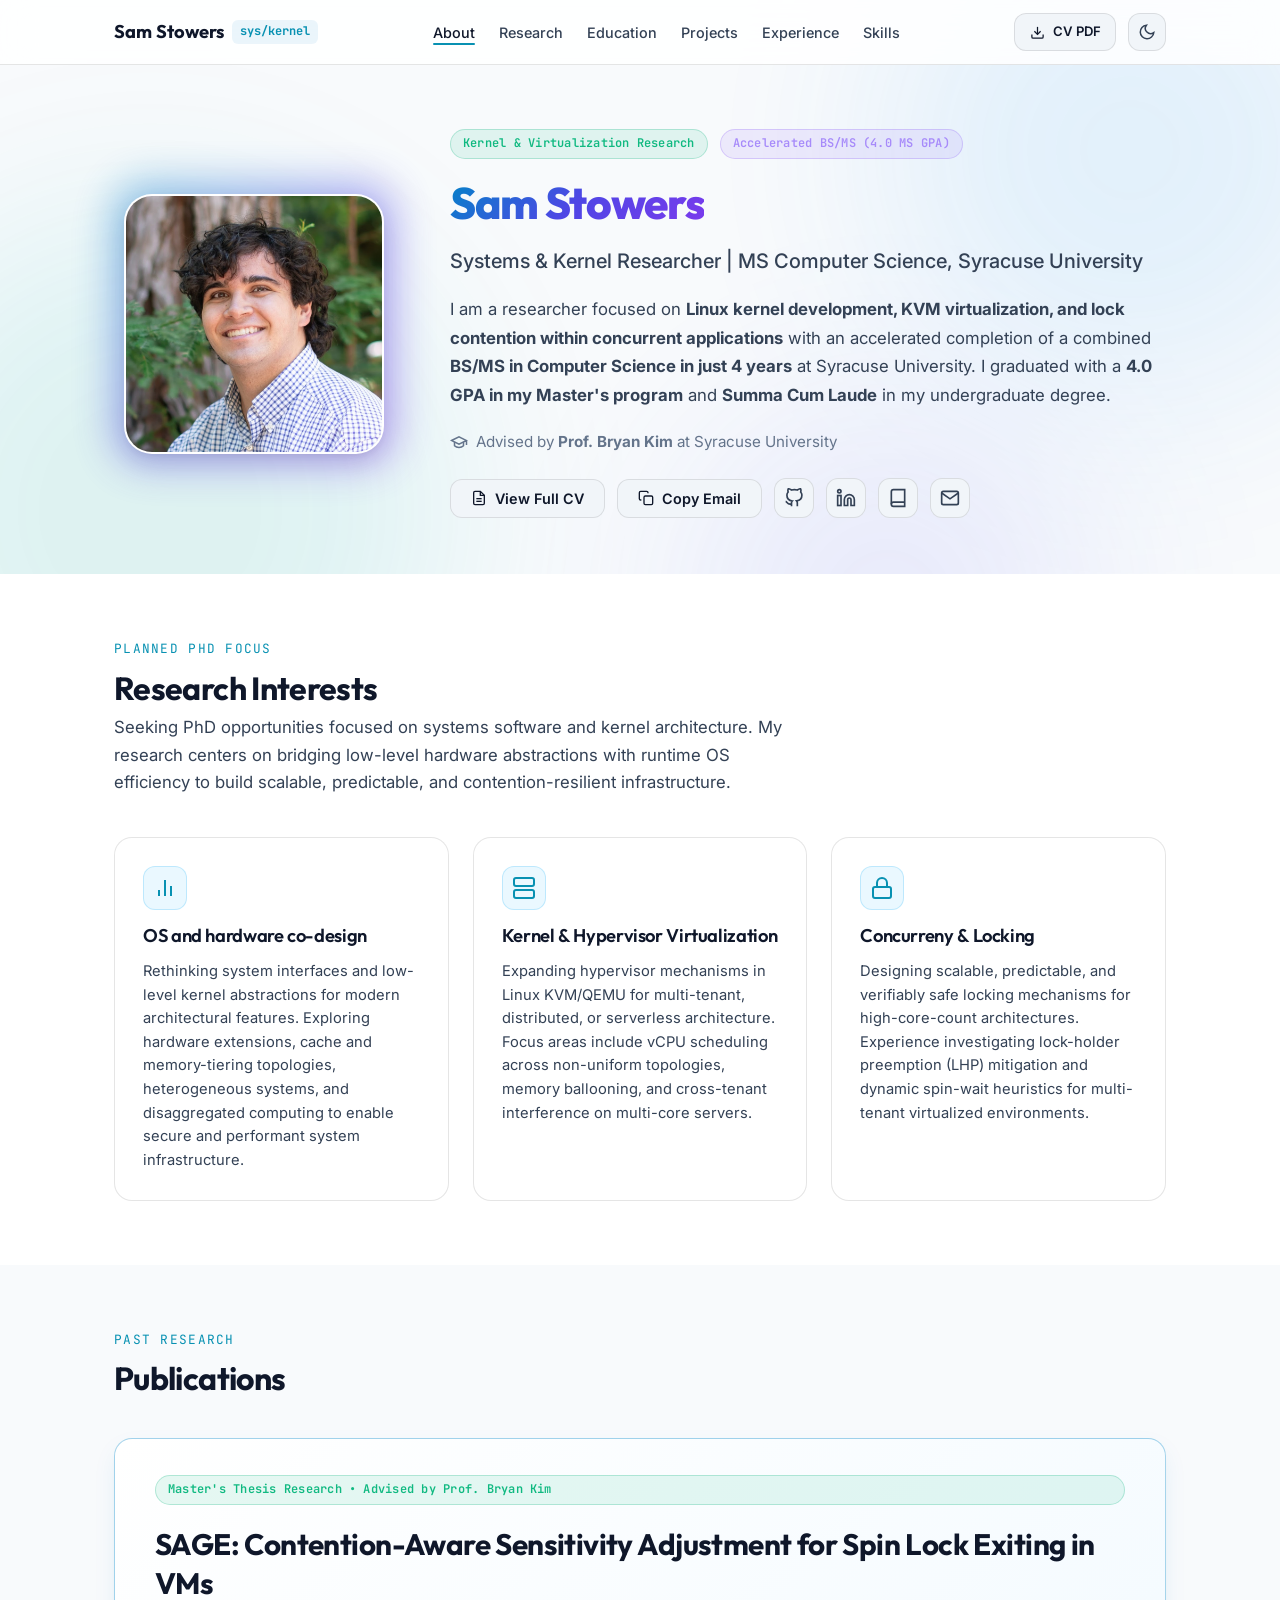
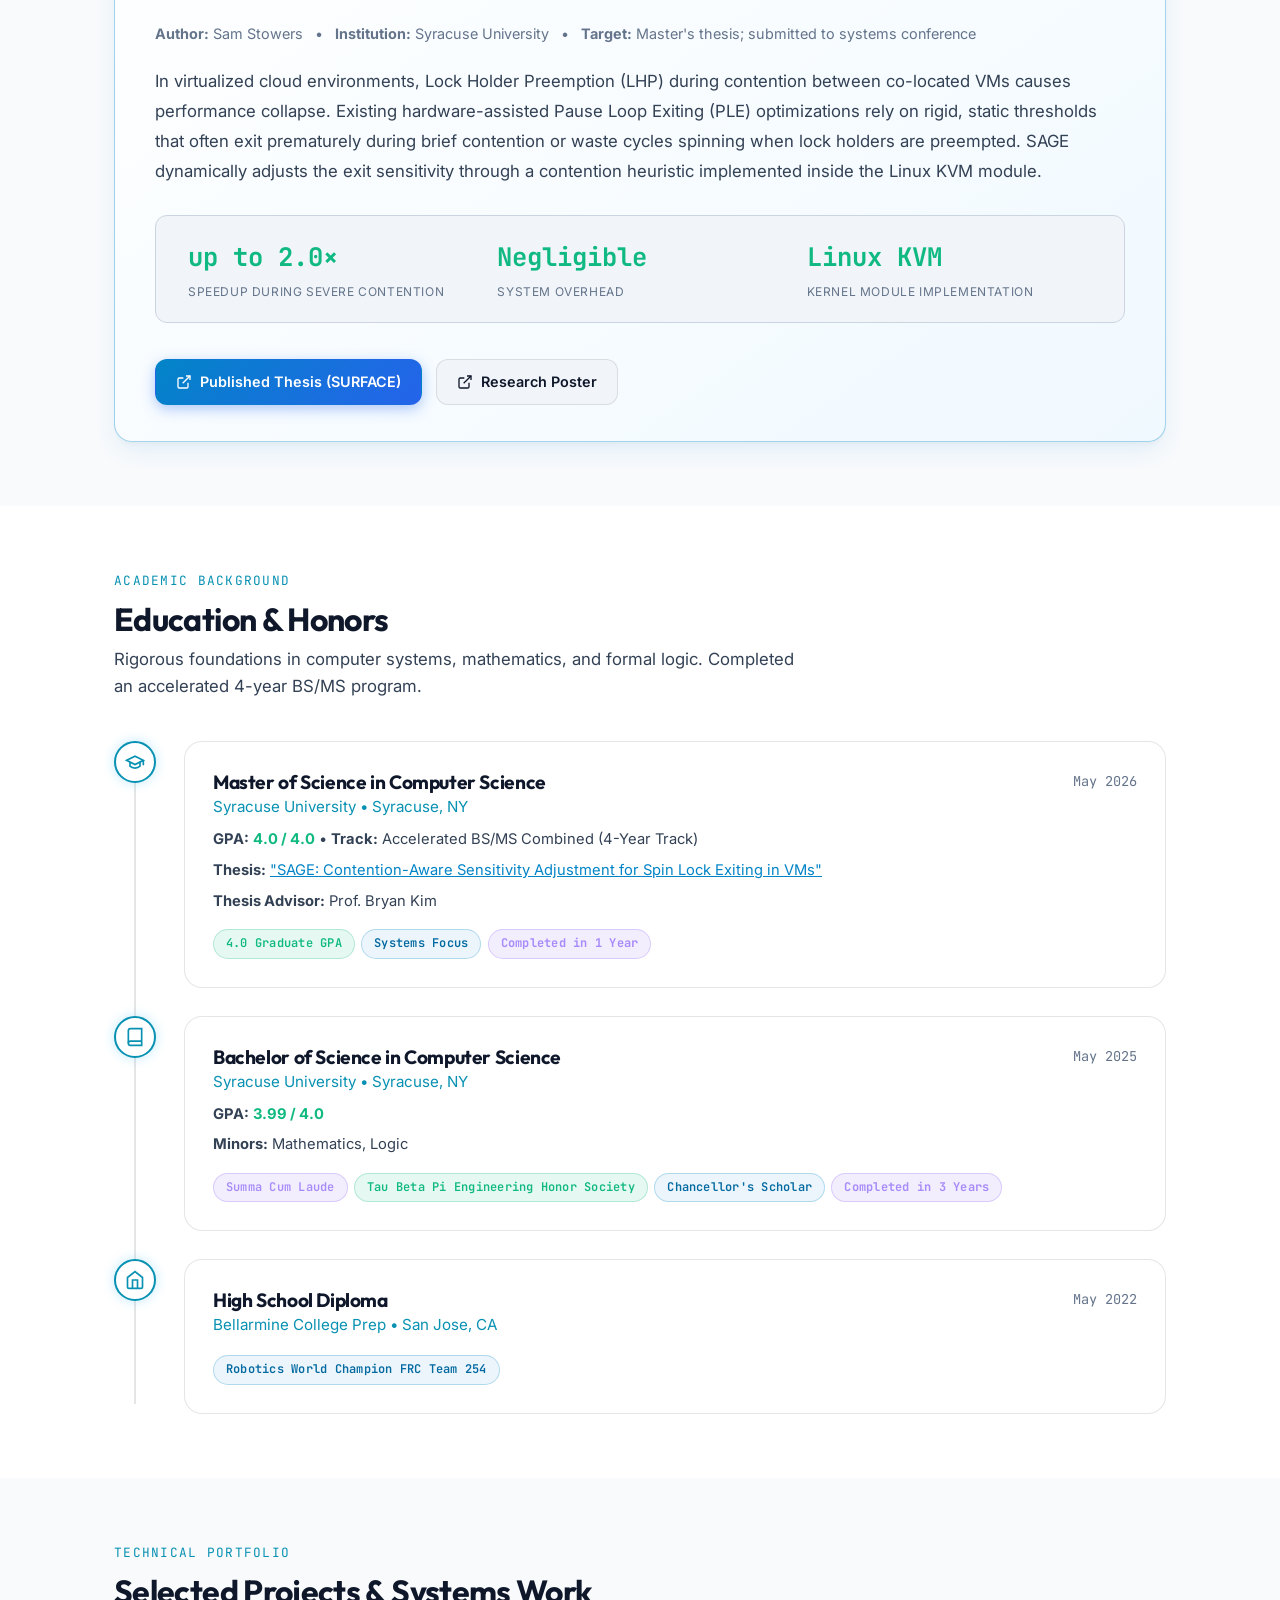
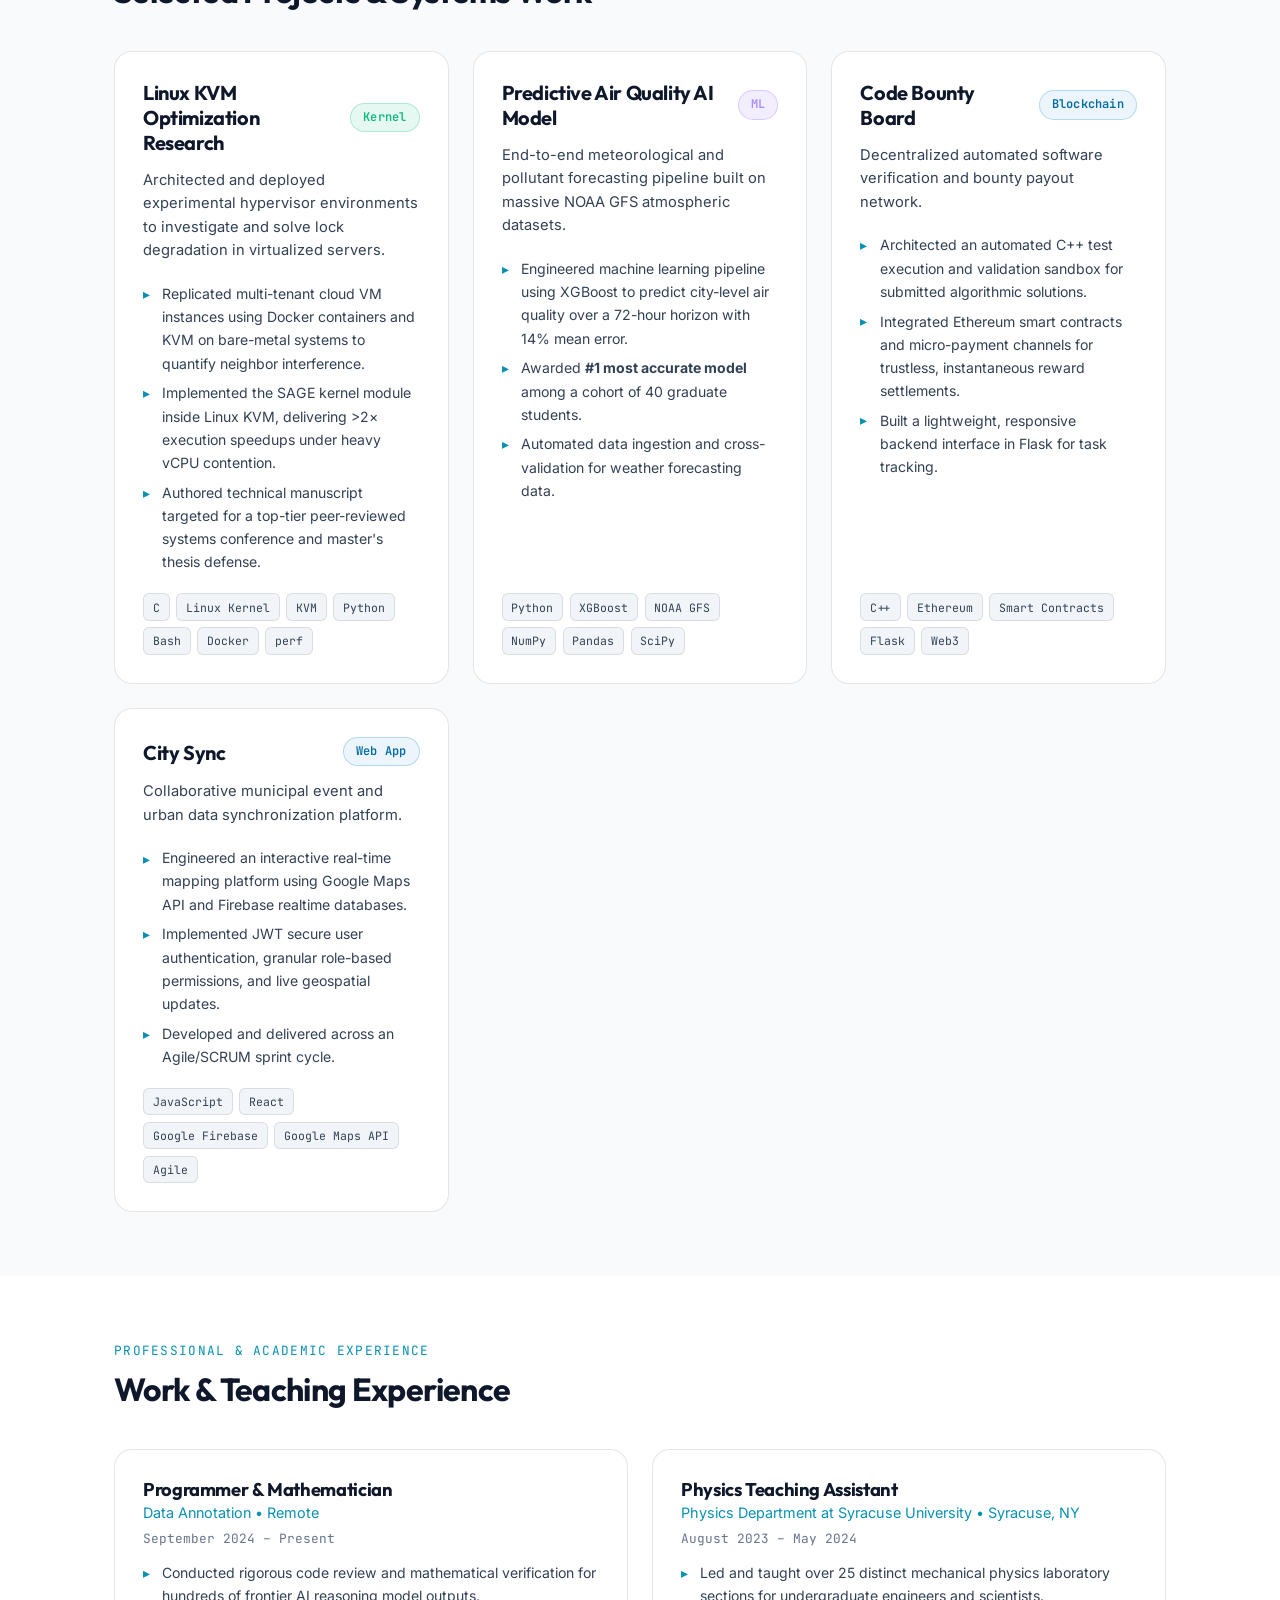
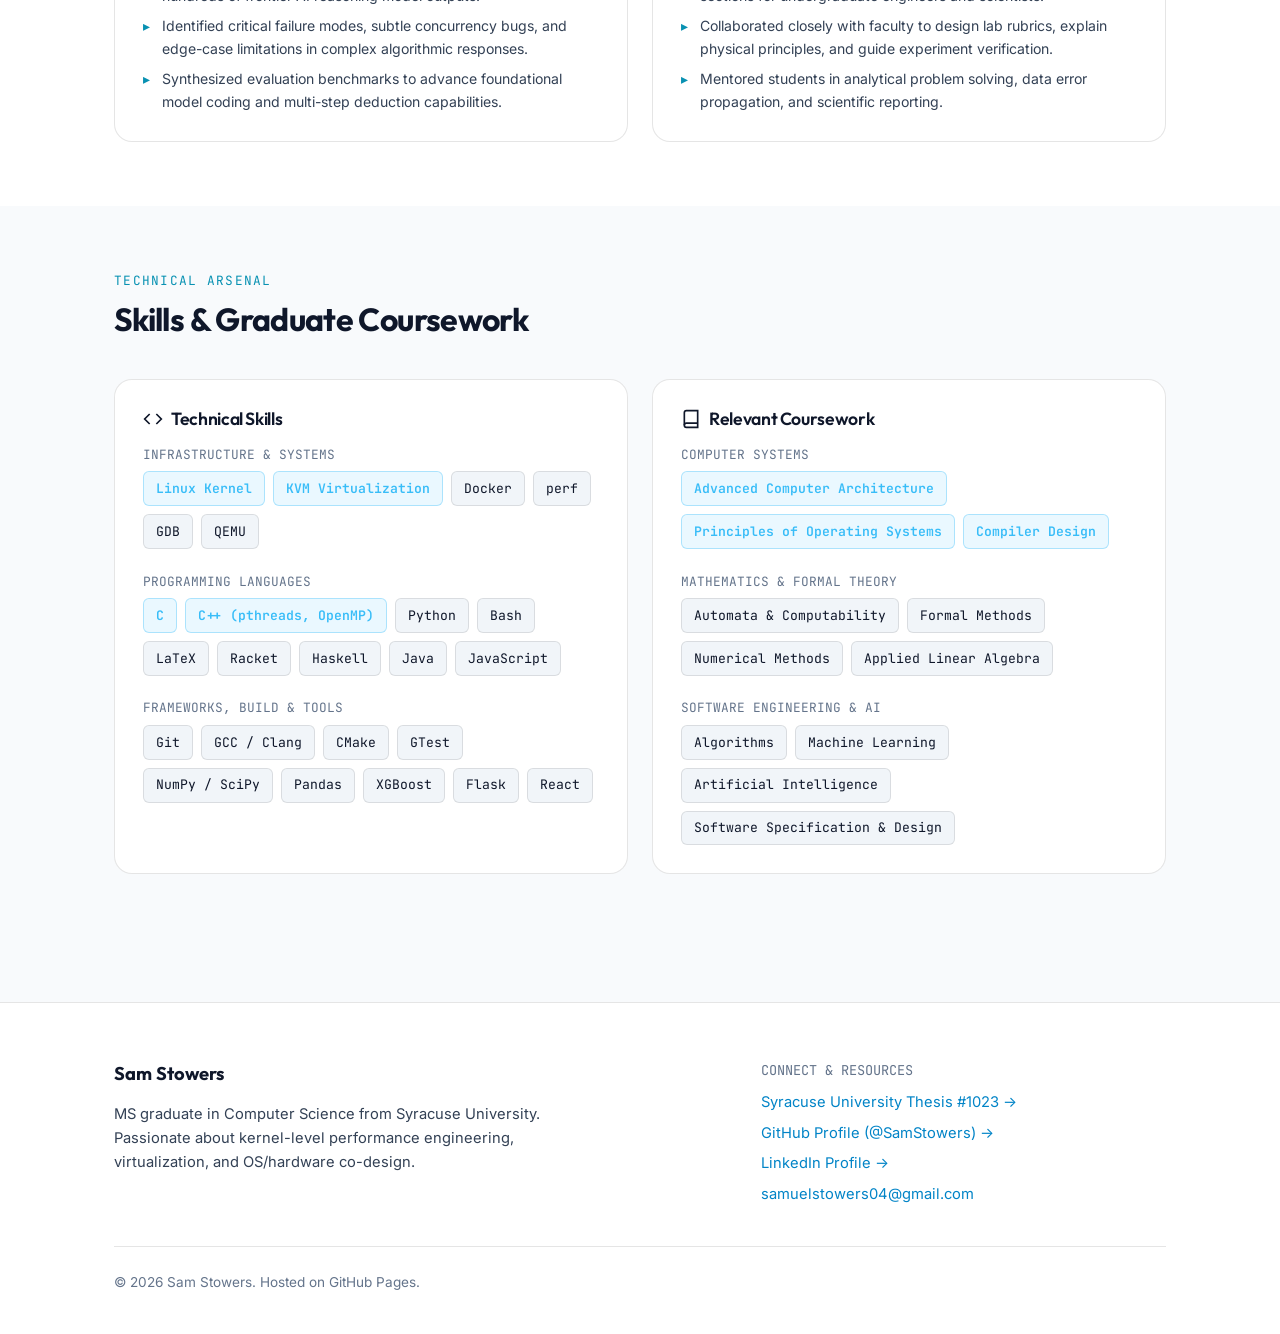
<file: index.html>
<!DOCTYPE html>
<html lang="en" data-theme="dark">

<head>
  <meta charset="UTF-8" />
  <meta name="viewport" content="width=device-width, initial-scale=1.0" />
  <title>Sam Stowers | Systems & Linux Kernel Researcher | Aspiring PhD Student</title>
  <link rel="icon" type="image/png" href="images/favicon.png">
  <meta name="description"
    content="Personal academic and research website of Sam Stowers, aspiring Computer Science PhD student specializing in Linux Kernel development, concurrency, and low-level performance optimization." />
  <meta name="author" content="Sam Stowers" />
  <meta name="keywords"
    content="Sam Stowers, Computer Science PhD, Operating Systems, Linux Kernel, KVM, Virtualization, Spin Lock Exiting, SAGE, Syracuse University" />

  <!-- Open Graph / Meta -->
  <meta property="og:type" content="website" />
  <meta property="og:title" content="Sam Stowers | Systems & Linux Kernel Researcher" />
  <meta property="og:description"
    content="Aspiring CS PhD student specializing in Linux Kernel development, concurrency and low-level performance optimization." />
  <meta property="og:image" content="images/sam_stowers_pfp.jpg" />

  <!-- Google Fonts -->
  <link rel="preconnect" href="https://fonts.googleapis.com" />
  <link rel="preconnect" href="https://fonts.gstatic.com" crossorigin />
  <link
    href="https://fonts.googleapis.com/css2?family=Inter:wght@300;400;500;600;700&family=JetBrains+Mono:wght@400;500;600;700&family=Outfit:wght@500;600;700;800&display=swap"
    rel="stylesheet" />

  <link rel="stylesheet" href="style.css?v=2" />
</head>

<body>

  <!-- Ambient Light Orbs -->
  <div class="bg-ambient" aria-hidden="true">
    <div class="ambient-orb ambient-orb-1"></div>
    <div class="ambient-orb ambient-orb-2"></div>
    <div class="ambient-orb ambient-orb-3"></div>
  </div>

  <!-- Navigation Bar -->
  <nav class="navbar" id="navbar">
    <div class="nav-container">
      <a href="index.html" class="nav-logo">
        <span>Sam Stowers</span>
        <span class="nav-logo-tag">sys/kernel</span>
      </a>

      <ul class="nav-links" id="navLinks">
        <li><a href="#about" class="nav-link">About</a></li>
        <li><a href="#research" class="nav-link">Research</a></li>
        <li><a href="#education" class="nav-link">Education</a></li>
        <li><a href="#projects" class="nav-link">Projects</a></li>
        <li><a href="#experience" class="nav-link">Experience</a></li>
        <li><a href="#skills" class="nav-link">Skills</a></li>
      </ul>

      <div class="nav-actions">
        <a href="Sam_Stowers_CV_9-4-26.pdf" target="_blank" class="btn btn-secondary"
          style="padding: 0.45rem 0.9rem; font-size: 0.82rem;">
          <svg width="15" height="15" viewBox="0 0 24 24" fill="none" stroke="currentColor" stroke-width="2">
            <path d="M21 15v4a2 2 0 0 1-2 2H5a2 2 0 0 1-2-2v-4" />
            <polyline points="7 10 12 15 17 10" />
            <line x1="12" y1="15" x2="12" y2="3" />
          </svg>
          CV PDF
        </a>
        <button class="theme-toggle-btn" id="themeToggleBtn" aria-label="Toggle light/dark theme" title="Toggle Theme">
          <svg class="sun-icon" style="display:none;" width="18" height="18" viewBox="0 0 24 24" fill="none"
            stroke="currentColor" stroke-width="2">
            <circle cx="12" cy="12" r="5" />
            <line x1="12" y1="1" x2="12" y2="3" />
            <line x1="12" y1="21" x2="12" y2="23" />
            <line x1="4.22" y1="4.22" x2="5.64" y2="5.64" />
            <line x1="18.36" y1="18.36" x2="19.78" y2="19.78" />
            <line x1="1" y1="12" x2="3" y2="12" />
            <line x1="21" y1="12" x2="23" y2="12" />
            <line x1="4.22" y1="19.78" x2="5.64" y2="18.36" />
            <line x1="18.36" y1="5.64" x2="19.78" y2="4.22" />
          </svg>
          <svg class="moon-icon" width="18" height="18" viewBox="0 0 24 24" fill="none" stroke="currentColor"
            stroke-width="2">
            <path d="M21 12.79A9 9 0 1 1 11.21 3 7 7 0 0 0 21 12.79z" />
          </svg>
        </button>
        <button class="mobile-menu-btn" id="mobileMenuBtn" aria-label="Toggle navigation menu">
          <svg width="24" height="24" viewBox="0 0 24 24" fill="none" stroke="currentColor" stroke-width="2">
            <line x1="3" y1="12" x2="21" y2="12" />
            <line x1="3" y1="6" x2="21" y2="6" />
            <line x1="3" y1="18" x2="21" y2="18" />
          </svg>
        </button>
      </div>
    </div>
  </nav>

  <main>
    <!-- Hero Section -->
    <section class="hero-section" id="about">
      <div class="container">
        <div class="hero-grid">
          <div class="hero-avatar-wrapper">
            <div class="hero-avatar-glow"></div>
            <img src="images/sam_stowers_pfp.jpg" alt="Sam Stowers" class="hero-avatar" />
            <!-- <div class="hero-status-pill">
              <span class="status-dot"></span>
              <span>Aspiring PhD Candidate</span>
            </div> -->
          </div>

          <div class="hero-content">
            <div class="hero-pretitle">
              <span class="badge badge-green">Kernel & Virtualization Research</span>
              <span class="badge badge-purple">Accelerated BS/MS (4.0 MS GPA)</span>
            </div>
            <h1 class="hero-title">
              <span class="gradient-text">Sam Stowers</span>
            </h1>
            <p class="hero-subtitle">
              Systems & Kernel Researcher | MS Computer Science, Syracuse University
            </p>
            <p class="hero-bio">
              I am a researcher focused on <strong>Linux kernel development, KVM virtualization, and lock
                contention within concurrent applications</strong> with an accelerated completion of a combined
              <strong>BS/MS in Computer Science in
                just 4 years</strong> at Syracuse University. I graduated with a <strong>4.0 GPA in my Master's
                program</strong> and <strong>Summa Cum Laude</strong> in my undergraduate degree.
            </p>
            <div class="hero-affiliation">
              <svg width="18" height="18" viewBox="0 0 24 24" fill="none" stroke="currentColor" stroke-width="2">
                <path d="M22 10v6M2 10l10-5 10 5-10 5z" />
                <path d="M6 12v5c3 3 9 3 12 0v-5" />
              </svg>
              <span>Advised by <strong>Prof. Bryan Kim</strong> at Syracuse University</span>
            </div>

            <!-- <div class="hero-actions">
              <a href="sage.html" class="btn btn-primary">
                <span>Explore SAGE Kernel Research</span>
                <svg width="16" height="16" viewBox="0 0 24 24" fill="none" stroke="currentColor" stroke-width="2"><line x1="5" y1="12" x2="19" y2="12"/><polyline points="12 5 19 12 12 19"/></svg>
              </a>
              <button class="btn btn-secondary" id="openCvModalBtn">
                <svg width="16" height="16" viewBox="0 0 24 24" fill="none" stroke="currentColor" stroke-width="2"><path d="M14 2H6a2 2 0 0 0-2 2v16a2 2 0 0 0 2 2h12a2 2 0 0 0 2-2V8z"/><polyline points="14 2 14 8 20 8"/><line x1="16" y1="13" x2="8" y2="13"/><line x1="16" y1="17" x2="8" y2="17"/></svg>
                <span>View Full CV</span>
              </button>
              <button class="btn btn-secondary copy-email-btn" data-email="samuelstowers04@gmail.com">
                <svg width="16" height="16" viewBox="0 0 24 24" fill="none" stroke="currentColor" stroke-width="2"><rect x="9" y="9" width="13" height="13" rx="2" ry="2"/><path d="M5 15H4a2 2 0 0 1-2-2V4a2 2 0 0 1 2-2h9a2 2 0 0 1 2 2v1"/></svg>
                <span>Copy Email</span>
              </button>
            </div> -->

            <div class="hero-socials">
              <button class="btn btn-secondary" id="openCvModalBtn">
                <svg width="16" height="16" viewBox="0 0 24 24" fill="none" stroke="currentColor" stroke-width="2">
                  <path d="M14 2H6a2 2 0 0 0-2 2v16a2 2 0 0 0 2 2h12a2 2 0 0 0 2-2V8z" />
                  <polyline points="14 2 14 8 20 8" />
                  <line x1="16" y1="13" x2="8" y2="13" />
                  <line x1="16" y1="17" x2="8" y2="17" />
                </svg>
                <span>View Full CV</span>
              </button>
              <button class="btn btn-secondary copy-email-btn" data-email="samuelstowers04@gmail.com">
                <svg width="16" height="16" viewBox="0 0 24 24" fill="none" stroke="currentColor" stroke-width="2">
                  <rect x="9" y="9" width="13" height="13" rx="2" ry="2" />
                  <path d="M5 15H4a2 2 0 0 1-2-2V4a2 2 0 0 1 2-2h9a2 2 0 0 1 2 2v1" />
                </svg>
                <span>Copy Email</span>
              </button>
              <a href="https://github.com/SamStowers" target="_blank" rel="noopener" class="social-icon-btn"
                title="GitHub (@SamStowers)">
                <svg width="20" height="20" viewBox="0 0 24 24" fill="none" stroke="currentColor" stroke-width="2">
                  <path
                    d="M9 19c-5 1.5-5-2.5-7-3m14 6v-3.87a3.37 3.37 0 0 0-.94-2.61c3.14-.35 6.44-1.54 6.44-7A5.44 5.44 0 0 0 20 4.77 5.07 5.07 0 0 0 19.91 1S18.73.65 16 2.48a13.38 13.38 0 0 0-7 0C6.27.65 5.09 1 5.09 1A5.07 5.07 0 0 0 5 4.77a5.44 5.44 0 0 0-1.5 3.78c0 5.42 3.3 6.61 6.44 7A3.37 3.37 0 0 0 9 18.13V22" />
                </svg>
              </a>
              <a href="https://linkedin.com/in/samuel-stowers" target="_blank" rel="noopener" class="social-icon-btn"
                title="LinkedIn">
                <svg width="20" height="20" viewBox="0 0 24 24" fill="none" stroke="currentColor" stroke-width="2">
                  <path d="M16 8a6 6 0 0 1 6 6v7h-4v-7a2 2 0 0 0-2-2 2 2 0 0 0-2 2v7h-4v-7a6 6 0 0 1 6-6z" />
                  <rect x="2" y="9" width="4" height="12" />
                  <circle cx="4" cy="4" r="2" />
                </svg>
              </a>
              <a href="https://surface.syr.edu/thesis/1023/" target="_blank" rel="noopener" class="social-icon-btn"
                title="Syracuse SURFACE Master's Thesis #1023">
                <svg width="20" height="20" viewBox="0 0 24 24" fill="none" stroke="currentColor" stroke-width="2">
                  <path d="M4 19.5A2.5 2.5 0 0 1 6.5 17H20" />
                  <path d="M6.5 2H20v20H6.5A2.5 2.5 0 0 1 4 19.5v-15A2.5 2.5 0 0 1 6.5 2z" />
                </svg>
              </a>
              <a href="mailto:samuelstowers04@gmail.com" class="social-icon-btn" title="Email Sam Stowers">
                <svg width="20" height="20" viewBox="0 0 24 24" fill="none" stroke="currentColor" stroke-width="2">
                  <path d="M4 4h16c1.1 0 2 .9 2 2v12c0 1.1-.9 2-2 2H4c-1.1 0-2-.9-2-2V6c0-1.1.9-2 2-2z" />
                  <polyline points="22,6 12,13 2,6" />
                </svg>
              </a>
            </div>
          </div>
        </div>
      </div>
    </section>

    <!-- Research Interests Section -->
    <section class="section" id="research-interests" style="background: var(--bg-secondary);">
      <div class="container">
        <div class="section-header">
          <span class="section-tag">Planned PhD Focus</span>
          <h2 class="section-title">Research Interests</h2>
          <p class="section-subtitle">
            Seeking PhD opportunities focused on systems software and kernel architecture. My research centers on
            bridging low-level hardware abstractions with runtime OS efficiency to build scalable, predictable, and
            contention-resilient infrastructure.
          </p>
        </div>

        <div class="interests-grid">
          <div class="card interest-card">
            <div class="interest-icon">
              <svg width="24" height="24" viewBox="0 0 24 24" fill="none" stroke="currentColor" stroke-width="2">
                <path d="M18 20V10M12 20V4M6 20v-6" />
              </svg>
            </div>
            <h3 class="interest-title">OS and hardware co-design</h3>
            <p class="interest-desc">
              Rethinking system interfaces and low-level kernel abstractions for modern architectural features.
              Exploring hardware extensions, cache and memory-tiering topologies, heterogeneous systems, and
              disaggregated computing to enable secure and performant system infrastructure.
            </p>
          </div>

          <div class="card interest-card">
            <div class="interest-icon">
              <svg width="24" height="24" viewBox="0 0 24 24" fill="none" stroke="currentColor" stroke-width="2">
                <rect x="2" y="2" width="20" height="8" rx="2" ry="2" />
                <rect x="2" y="14" width="20" height="8" rx="2" ry="2" />
                <line x1="6" y1="6" x2="6.01" y2="6" />
                <line x1="6" y1="18" x2="6.01" y2="18" />
              </svg>
            </div>
            <h3 class="interest-title">Kernel &amp; Hypervisor Virtualization</h3>
            <p class="interest-desc">
              Expanding hypervisor mechanisms in Linux KVM/QEMU for multi-tenant, distributed, or serverless
              architecture. Focus areas include vCPU scheduling across non-uniform topologies, memory ballooning, and
              cross-tenant interference on multi-core servers.
            </p>
          </div>

          <div class="card interest-card">
            <div class="interest-icon">
              <svg width="24" height="24" viewBox="0 0 24 24" fill="none" stroke="currentColor" stroke-width="2">
                <rect x="3" y="11" width="18" height="11" rx="2" ry="2" />
                <path d="M7 11V7a5 5 0 0 1 10 0v4" />
              </svg>
            </div>
            <h3 class="interest-title">Concurreny &amp; Locking</h3>
            <p class="interest-desc">
              Designing scalable, predictable, and verifiably safe locking mechanisms for high-core-count architectures.
              Experience investigating lock-holder preemption (LHP) mitigation and dynamic spin-wait heuristics for
              multi-tenant virtualized environments.
            </p>
          </div>

        </div>
      </div>
    </section>

    <!-- Featured Research: SAGE Deep-Dive Spotlight -->
    <section class="section" id="research">
      <div class="container">
        <div class="section-header">
          <span class="section-tag">Past Research</span>
          <h2 class="section-title">Publications</h2>
          <!-- <p class="section-subtitle">
            A dynamic, contention-aware kernel mechanism that overcomes the fundamental flaws of static Pause Loop
            Exiting (PLE) in virtual machines.
          </p> -->
        </div>

        <div class="card featured-card">
          <div class="sage-content">
            <div class="badge badge-green">Master's Thesis Research • Advised by Prof. Bryan Kim</div>
            <h3 class="sage-title">SAGE: Contention-Aware Sensitivity Adjustment for Spin Lock Exiting in VMs</h3>

            <div class="sage-meta">
              <span><strong>Author:</strong> Sam Stowers</span>
              <span>•</span>
              <span><strong>Institution:</strong> Syracuse University</span>
              <span>•</span>
              <span><strong>Target:</strong> Master's thesis; submitted to systems conference</span>
            </div>

            <p class="sage-summary">
              In virtualized cloud environments, Lock Holder Preemption (LHP) during contention between co-located VMs
              causes performance collapse.
              Existing hardware-assisted Pause Loop Exiting (PLE) optimizations rely on rigid, static thresholds that
              often exit
              prematurely during brief contention or waste cycles spinning when lock holders are preempted. SAGE
              dynamically
              adjusts the exit sensitivity through a contention heuristic implemented inside the Linux KVM module.
            </p>

            <div class="sage-stats">
              <div class="stat-item">
                <span class="stat-value">up to 2.0&times;</span>
                <span class="stat-label">Speedup during severe contention</span>
              </div>
              <div class="stat-item">
                <span class="stat-value">Negligible</span>
                <span class="stat-label">System Overhead</span>
              </div>
              <div class="stat-item">
                <span class="stat-value">Linux KVM</span>
                <span class="stat-label">Kernel Module Implementation</span>
              </div>
            </div>

            <div style="display: flex; gap: 0.85rem; flex-wrap: wrap; margin-top: 0.5rem;">
              <a href="https://surface.syr.edu/thesis/1023/" target="_blank" rel="noopener" class="btn btn-primary">
                <svg width="16" height="16" viewBox="0 0 24 24" fill="none" stroke="currentColor" stroke-width="2">
                  <path d="M18 13v6a2 2 0 0 1-2 2H5a2 2 0 0 1-2-2V8a2 2 0 0 1 2-2h6" />
                  <polyline points="15 3 21 3 21 9" />
                  <line x1="10" y1="14" x2="21" y2="3" />
                </svg>
                <span>Published Thesis (SURFACE)</span>
              </a>
              <a href="SAGE_poster.pdf" target="_blank" rel="noopener" class="btn btn-secondary">
                <svg width="16" height="16" viewBox="0 0 24 24" fill="none" stroke="currentColor" stroke-width="2">
                  <path d="M18 13v6a2 2 0 0 1-2 2H5a2 2 0 0 1-2-2V8a2 2 0 0 1 2-2h6" />
                  <polyline points="15 3 21 3 21 9" />
                  <line x1="10" y1="14" x2="21" y2="3" />
                </svg>
                <span>Research Poster</span>
              </a>
            </div>
          </div>
        </div>
      </div>
    </section>

    <!-- Education & Honors Section -->
    <section class="section" id="education" style="background: var(--bg-secondary);">
      <div class="container">
        <div class="section-header">
          <span class="section-tag">Academic Background</span>
          <h2 class="section-title">Education &amp; Honors</h2>
          <p class="section-subtitle">
            Rigorous foundations in computer systems, mathematics, and formal logic. Completed an accelerated 4-year
            BS/MS program.
          </p>
        </div>

        <div class="timeline">
          <!-- MS Degree -->
          <div class="timeline-item">
            <div class="timeline-marker">
              <svg width="20" height="20" viewBox="0 0 24 24" fill="none" stroke="currentColor" stroke-width="2">
                <path d="M22 10v6M2 10l10-5 10 5-10 5z" />
                <path d="M6 12v5c3 3 9 3 12 0v-5" />
              </svg>
            </div>
            <div class="timeline-content card">
              <div class="edu-header">
                <div>
                  <h3 class="edu-degree">Master of Science in Computer Science</h3>
                  <div class="edu-school">Syracuse University • Syracuse, NY</div>
                </div>
                <div class="edu-date">May 2026</div>
              </div>
              <div class="edu-details">
                <div><strong>GPA:</strong> <span style="color: #10b981; font-weight: 700;">4.0 / 4.0</span> •
                  <strong>Track:</strong> Accelerated BS/MS Combined (4-Year Track)
                </div>
                <div><strong>Thesis:</strong> <a href="https://surface.syr.edu/thesis/1023/"
                    style="text-decoration: underline;">"SAGE:
                    Contention-Aware Sensitivity Adjustment for Spin Lock Exiting in VMs"</a></div>
                <div><strong>Thesis Advisor:</strong> Prof. Bryan Kim</div>
                <div class="honors-pills">
                  <span class="badge badge-green">4.0 Graduate GPA</span>
                  <span class="badge">Systems Focus</span>
                  <span class="badge badge-purple" style="font-weight: 700;">Completed in 1 Year</span>
                </div>
              </div>
            </div>
          </div>

          <!-- BS Degree -->
          <div class="timeline-item">
            <div class="timeline-marker">
              <svg width="20" height="20" viewBox="0 0 24 24" fill="none" stroke="currentColor" stroke-width="2">
                <path d="M4 19.5A2.5 2.5 0 0 1 6.5 17H20" />
                <path d="M6.5 2H20v20H6.5A2.5 2.5 0 0 1 4 19.5v-15A2.5 2.5 0 0 1 6.5 2z" />
              </svg>
            </div>
            <div class="timeline-content card">
              <div class="edu-header">
                <div>
                  <h3 class="edu-degree">Bachelor of Science in Computer Science</h3>
                  <div class="edu-school">Syracuse University • Syracuse, NY</div>
                </div>
                <div class="edu-date">May 2025</div>
              </div>
              <div class="edu-details">
                <div><strong>GPA:</strong> <span style="color: #10b981; font-weight: 700;">3.99 / 4.0</span></div>
                <div><strong>Minors:</strong> Mathematics, Logic</div>
                <div class="honors-pills">
                  <span class="badge badge-purple">Summa Cum Laude</span>
                  <span class="badge badge-green">Tau Beta Pi Engineering Honor Society</span>
                  <span class="badge">Chancellor's Scholar</span>
                  <span class="badge badge-purple" style="font-weight: 700;">Completed in 3 Years</span>
                </div>
              </div>
            </div>
          </div>

          <!-- High School -->
          <div class="timeline-item">
            <div class="timeline-marker">
              <svg width="20" height="20" viewBox="0 0 24 24" fill="none" stroke="currentColor" stroke-width="2">
                <path d="M3 9l9-7 9 7v11a2 2 0 0 1-2 2H5a2 2 0 0 1-2-2z" />
                <polyline points="9 22 9 12 15 12 15 22" />
              </svg>
            </div>
            <div class="timeline-content card">
              <div class="edu-header">
                <div>
                  <h3 class="edu-degree">High School Diploma</h3>
                  <div class="edu-school">Bellarmine College Prep • San Jose, CA</div>
                </div>
                <div class="edu-date">May 2022</div>
              </div>
              <div class="edu-details">
                <div class="honors-pills">
                  <span class="badge">Robotics World Champion FRC Team 254</span>
                </div>
              </div>
            </div>
          </div>
        </div>
      </div>
    </section>

    <!-- Selected Projects Section -->
    <section class="section" id="projects">
      <div class="container">
        <div class="section-header">
          <span class="section-tag">Technical Portfolio</span>
          <h2 class="section-title">Selected Projects &amp; Systems Work</h2>
          <!-- <p class="section-subtitle">
            From kernel-level hypervisor modifications to high-precision predictive modeling and distributed protocols.
          </p> -->
        </div>

        <div class="projects-grid">
          <!-- Project 1: Linux KVM Optimization -->
          <div class="card project-card">
            <div class="project-top">
              <div class="project-title-row">
                <h3 class="project-title">Linux KVM Optimization Research</h3>
                <span class="badge badge-green">Kernel</span>
              </div>
              <p class="project-desc">
                Architected and deployed experimental hypervisor environments to investigate and solve lock degradation
                in virtualized servers.
              </p>
              <ul class="project-bullet-list">
                <li>Replicated multi-tenant cloud VM instances using Docker containers and KVM on bare-metal systems to
                  quantify neighbor interference.</li>
                <li>Implemented the SAGE kernel module inside Linux KVM, delivering &gt;2&times; execution speedups
                  under heavy vCPU contention.</li>
                <li>Authored technical manuscript targeted for a top-tier peer-reviewed systems conference and master's
                  thesis defense.</li>
              </ul>
            </div>
            <div class="project-tags">
              <span class="project-tag">C</span>
              <span class="project-tag">Linux Kernel</span>
              <span class="project-tag">KVM</span>
              <span class="project-tag">Python</span>
              <span class="project-tag">Bash</span>
              <span class="project-tag">Docker</span>
              <span class="project-tag">perf</span>
            </div>
          </div>

          <!-- Project 2: Predictive Air Quality AI Model -->
          <div class="card project-card">
            <div class="project-top">
              <div class="project-title-row">
                <h3 class="project-title">Predictive Air Quality AI Model</h3>
                <span class="badge badge-purple">ML</span>
              </div>
              <p class="project-desc">
                End-to-end meteorological and pollutant forecasting pipeline built on massive NOAA GFS atmospheric
                datasets.
              </p>
              <ul class="project-bullet-list">
                <li>Engineered machine learning pipeline using XGBoost to predict city-level air quality over a 72-hour
                  horizon with 14% mean error.</li>
                <li>Awarded <strong>#1 most accurate model</strong> among a cohort of 40 graduate students.</li>
                <li>Automated data ingestion and cross-validation for weather forecasting data.
                </li>
              </ul>
            </div>
            <div class="project-tags">
              <span class="project-tag">Python</span>
              <span class="project-tag">XGBoost</span>
              <span class="project-tag">NOAA GFS</span>
              <span class="project-tag">NumPy</span>
              <span class="project-tag">Pandas</span>
              <span class="project-tag">SciPy</span>
            </div>
          </div>

          <!-- Project 3: Code Bounty Board -->
          <div class="card project-card">
            <div class="project-top">
              <div class="project-title-row">
                <h3 class="project-title">Code Bounty Board</h3>
                <span class="badge">Blockchain</span>
              </div>
              <p class="project-desc">
                Decentralized automated software verification and bounty payout network.
              </p>
              <ul class="project-bullet-list">
                <li>Architected an automated C++ test execution and validation sandbox for submitted algorithmic
                  solutions.</li>
                <li>Integrated Ethereum smart contracts and micro-payment channels for trustless, instantaneous reward
                  settlements.</li>
                <li>Built a lightweight, responsive backend interface in Flask for task tracking.</li>
              </ul>
            </div>
            <div class="project-tags">
              <span class="project-tag">C++</span>
              <span class="project-tag">Ethereum</span>
              <span class="project-tag">Smart Contracts</span>
              <span class="project-tag">Flask</span>
              <span class="project-tag">Web3</span>
            </div>
          </div>

          <!-- Project 4: City Sync -->
          <div class="card project-card">
            <div class="project-top">
              <div class="project-title-row">
                <h3 class="project-title">City Sync</h3>
                <span class="badge">Web App</span>
              </div>
              <p class="project-desc">
                Collaborative municipal event and urban data synchronization platform.
              </p>
              <ul class="project-bullet-list">
                <li>Engineered an interactive real-time mapping platform using Google Maps API and Firebase realtime
                  databases.</li>
                <li>Implemented JWT secure user authentication, granular role-based permissions, and live geospatial
                  updates.</li>
                <li>Developed and delivered across an Agile/SCRUM sprint cycle.</li>
              </ul>
            </div>
            <div class="project-tags">
              <span class="project-tag">JavaScript</span>
              <span class="project-tag">React</span>
              <span class="project-tag">Google Firebase</span>
              <span class="project-tag">Google Maps API</span>
              <span class="project-tag">Agile</span>
            </div>
          </div>
        </div>
      </div>
    </section>

    <!-- Work Experience & Teaching Section -->
    <section class="section" id="experience" style="background: var(--bg-secondary);">
      <div class="container">
        <div class="section-header">
          <span class="section-tag">Professional &amp; Academic Experience</span>
          <h2 class="section-title">Work &amp; Teaching Experience</h2>
        </div>

        <div class="exp-grid">
          <!-- Experience 1 -->
          <div class="card">
            <h3 class="exp-role">Programmer &amp; Mathematician</h3>
            <div class="exp-org">Data Annotation • Remote</div>
            <div class="exp-period">September 2024 – Present</div>
            <ul class="project-bullet-list">
              <li>Conducted rigorous code review and mathematical verification for hundreds of frontier AI reasoning
                model outputs.</li>
              <li>Identified critical failure modes, subtle concurrency bugs, and edge-case limitations in complex
                algorithmic responses.</li>
              <li>Synthesized evaluation benchmarks to advance foundational model coding and multi-step deduction
                capabilities.</li>
            </ul>
          </div>

          <!-- Experience 2 -->
          <div class="card">
            <h3 class="exp-role">Physics Teaching Assistant</h3>
            <div class="exp-org">Physics Department at Syracuse University • Syracuse, NY</div>
            <div class="exp-period">August 2023 – May 2024</div>
            <ul class="project-bullet-list">
              <li>Led and taught over 25 distinct mechanical physics laboratory sections for undergraduate engineers and
                scientists.</li>
              <li>Collaborated closely with faculty to design lab rubrics, explain physical principles, and guide
                experiment verification.</li>
              <li>Mentored students in analytical problem solving, data error propagation, and scientific reporting.
              </li>
            </ul>
          </div>
        </div>
      </div>
    </section>

    <!-- Skills & Coursework Section -->
    <section class="section" id="skills">
      <div class="container">
        <div class="section-header">
          <span class="section-tag">Technical Arsenal</span>
          <h2 class="section-title">Skills &amp; Graduate Coursework</h2>
        </div>

        <div class="skills-container">
          <!-- Skills Card -->
          <div class="card skill-category">
            <h3 class="skill-category-title">
              <svg width="20" height="20" viewBox="0 0 24 24" fill="none" stroke="currentColor" stroke-width="2">
                <polyline points="16 18 22 12 16 6" />
                <polyline points="8 6 2 12 8 18" />
              </svg>
              <span>Technical Skills</span>
            </h3>

            <div>
              <div
                style="font-size: 0.8rem; font-family: var(--font-mono); color: var(--text-muted); margin-bottom: 0.4rem; text-transform: uppercase;">
                Infrastructure &amp; Systems</div>
              <div class="skill-badges-wrapper">
                <span class="skill-item highlight">Linux Kernel</span>
                <span class="skill-item highlight">KVM Virtualization</span>
                <span class="skill-item">Docker</span>
                <span class="skill-item">perf</span>
                <span class="skill-item">GDB</span>
                <span class="skill-item">QEMU</span>
              </div>
            </div>

            <div style="margin-top: 0.5rem;">
              <div
                style="font-size: 0.8rem; font-family: var(--font-mono); color: var(--text-muted); margin-bottom: 0.4rem; text-transform: uppercase;">
                Programming Languages</div>
              <div class="skill-badges-wrapper">
                <span class="skill-item highlight">C</span>
                <span class="skill-item highlight">C++ (pthreads, OpenMP)</span>
                <span class="skill-item">Python</span>
                <span class="skill-item">Bash</span>
                <span class="skill-item">LaTeX</span>
                <span class="skill-item">Racket</span>
                <span class="skill-item">Haskell</span>
                <span class="skill-item">Java</span>
                <span class="skill-item">JavaScript</span>
              </div>
            </div>

            <div style="margin-top: 0.5rem;">
              <div
                style="font-size: 0.8rem; font-family: var(--font-mono); color: var(--text-muted); margin-bottom: 0.4rem; text-transform: uppercase;">
                Frameworks, Build &amp; Tools</div>
              <div class="skill-badges-wrapper">
                <span class="skill-item">Git</span>
                <span class="skill-item">GCC / Clang</span>
                <span class="skill-item">CMake</span>
                <span class="skill-item">GTest</span>
                <span class="skill-item">NumPy / SciPy</span>
                <span class="skill-item">Pandas</span>
                <span class="skill-item">XGBoost</span>
                <span class="skill-item">Flask</span>
                <span class="skill-item">React</span>
              </div>
            </div>
          </div>

          <!-- Coursework Card -->
          <div class="card skill-category">
            <h3 class="skill-category-title">
              <svg width="20" height="20" viewBox="0 0 24 24" fill="none" stroke="currentColor" stroke-width="2">
                <path d="M4 19.5A2.5 2.5 0 0 1 6.5 17H20" />
                <path d="M6.5 2H20v20H6.5A2.5 2.5 0 0 1 4 19.5v-15A2.5 2.5 0 0 1 6.5 2z" />
              </svg>
              <span>Relevant Coursework</span>
            </h3>

            <div>
              <div
                style="font-size: 0.8rem; font-family: var(--font-mono); color: var(--text-muted); margin-bottom: 0.4rem; text-transform: uppercase;">
                Computer Systems</div>
              <div class="skill-badges-wrapper">
                <span class="skill-item highlight">Advanced Computer Architecture</span>
                <span class="skill-item highlight">Principles of Operating Systems</span>
                <span class="skill-item highlight">Compiler Design</span>
              </div>
            </div>

            <div style="margin-top: 0.5rem;">
              <div
                style="font-size: 0.8rem; font-family: var(--font-mono); color: var(--text-muted); margin-bottom: 0.4rem; text-transform: uppercase;">
                Mathematics &amp; Formal Theory</div>
              <div class="skill-badges-wrapper">
                <span class="skill-item">Automata &amp; Computability</span>
                <span class="skill-item">Formal Methods</span>
                <span class="skill-item">Numerical Methods</span>
                <span class="skill-item">Applied Linear Algebra</span>
              </div>
            </div>

            <div style="margin-top: 0.5rem;">
              <div
                style="font-size: 0.8rem; font-family: var(--font-mono); color: var(--text-muted); margin-bottom: 0.4rem; text-transform: uppercase;">
                Software Engineering &amp; AI</div>
              <div class="skill-badges-wrapper">
                <span class="skill-item">Algorithms</span>
                <span class="skill-item">Machine Learning</span>
                <span class="skill-item">Artificial Intelligence</span>
                <span class="skill-item">Software Specification &amp; Design</span>
              </div>
            </div>
          </div>
        </div>
      </div>
    </section>
  </main>

  <!-- CV Preview Modal -->
  <div class="modal-overlay" id="cvModal" aria-hidden="true" role="dialog" aria-label="Curriculum Vitae Preview">
    <div class="modal-container">
      <div class="modal-header">
        <div class="modal-title">Sam Stowers - Curriculum Vitae</div>
        <div style="display: flex; align-items: center; gap: 0.75rem;">
          <a href="Sam_Stowers_CV_9-4-26.pdf" download="Sam_Stowers_CV.pdf" class="btn btn-primary"
            style="padding: 0.35rem 0.75rem; font-size: 0.8rem;">
            <svg width="14" height="14" viewBox="0 0 24 24" fill="none" stroke="currentColor" stroke-width="2">
              <path d="M21 15v4a2 2 0 0 1-2 2H5a2 2 0 0 1-2-2v-4" />
              <polyline points="7 10 12 15 17 10" />
              <line x1="12" y1="15" x2="12" y2="3" />
            </svg>
            Download PDF
          </a>
          <button class="modal-close-btn" id="closeCvModalBtn" aria-label="Close CV preview modal">&times;</button>
        </div>
      </div>
      <div class="modal-body">
        <iframe src="Sam_Stowers_CV_9-4-26.pdf" title="Sam Stowers CV"></iframe>
      </div>
    </div>
  </div>

  <!-- Toast Notification -->
  <div class="toast" id="toast" role="status" aria-live="polite">
    <svg width="18" height="18" viewBox="0 0 24 24" fill="none" stroke="currentColor" stroke-width="2">
      <polyline points="20 6 9 17 4 12" />
    </svg>
    <span id="toastMessage">Copied to clipboard!</span>
  </div>

  <!-- Footer -->
  <footer class="footer">
    <div class="container">
      <div class="footer-grid">
        <div class="footer-bio">
          <div class="nav-logo">
            <span>Sam Stowers</span>
            <!-- <span class="nav-logo-tag">PhD Applicant</span> -->
          </div>
          <p style="font-size: 0.92rem; color: var(--text-secondary); max-width: 480px;">
            MS graduate in Computer Science from Syracuse University. Passionate about kernel-level performance
            engineering, virtualization, and OS/hardware co-design.
          </p>
        </div>

        <div class="footer-links">
          <div
            style="font-size: 0.85rem; font-family: var(--font-mono); color: var(--text-muted); text-transform: uppercase;">
            Connect &amp; Resources</div>
          <div style="display: flex; flex-direction: column; gap: 0.4rem; font-size: 0.92rem;">
            <a href="https://surface.syr.edu/thesis/1023/" target="_blank" rel="noopener">Syracuse University Thesis
              #1023 &rarr;</a>
            <a href="https://github.com/SamStowers" target="_blank" rel="noopener">GitHub Profile (@SamStowers)
              &rarr;</a>
            <a href="https://linkedin.com/in/samuel-stowers" target="_blank" rel="noopener">LinkedIn Profile &rarr;</a>
            <a href="mailto:samuelstowers04@gmail.com">samuelstowers04@gmail.com</a>
          </div>
        </div>
      </div>

      <div class="footer-bottom">
        <div>&copy; 2026 Sam Stowers. Hosted on GitHub Pages.</div>
        <!-- <div>Built for Academic &amp; Systems Research Presentation</div> -->
      </div>
    </div>
  </footer>

  <script src="main.js"></script>
</body>

</html>
</file>
<file: style.css>
/* ==========================================================================
   Design Tokens & CSS Variables
   ========================================================================== */
:root {
  /* Color Palette - Dark Mode (Default) */
  --bg-primary: #0a0e17;
  --bg-secondary: #111827;
  --bg-tertiary: #1a2234;
  --bg-card: rgba(17, 24, 39, 0.75);
  --bg-card-hover: rgba(26, 34, 52, 0.85);
  --bg-glass: rgba(15, 23, 42, 0.65);
  
  --border-color: rgba(255, 255, 255, 0.08);
  --border-hover: rgba(59, 130, 246, 0.4);
  --border-accent: rgba(16, 185, 129, 0.3);

  --text-primary: #f1f5f9;
  --text-secondary: #94a3b8;
  --text-muted: #64748b;
  --text-accent: #38bdf8;

  --accent-cyan: #06b6d4;
  --accent-emerald: #10b981;
  --accent-blue: #3b82f6;
  --accent-purple: #8b5cf6;
  --accent-gradient: linear-gradient(135deg, #38bdf8 0%, #818cf8 50%, #c084fc 100%);
  --accent-glow: 0 0 25px rgba(56, 189, 248, 0.15);
  --kernel-glow: 0 0 25px rgba(16, 185, 129, 0.15);

  --tag-bg: rgba(56, 189, 248, 0.1);
  --tag-text: #38bdf8;
  --tag-border: rgba(56, 189, 248, 0.2);

  --code-bg: #070a10;
  --code-border: #1e293b;

  --font-sans: 'Inter', -apple-system, BlinkMacSystemFont, "Segoe UI", Roboto, sans-serif;
  --font-mono: 'JetBrains Mono', 'Fira Code', monospace;
  --font-heading: 'Outfit', 'Inter', sans-serif;

  --radius-sm: 6px;
  --radius-md: 12px;
  --radius-lg: 18px;
  --radius-full: 9999px;

  --shadow-sm: 0 1px 2px 0 rgba(0, 0, 0, 0.05);
  --shadow-md: 0 4px 6px -1px rgba(0, 0, 0, 0.3), 0 2px 4px -1px rgba(0, 0, 0, 0.2);
  --shadow-lg: 0 10px 25px -3px rgba(0, 0, 0, 0.5), 0 4px 6px -2px rgba(0, 0, 0, 0.3);
  --shadow-glass: 0 8px 32px 0 rgba(0, 0, 0, 0.37);

  --transition-fast: 0.15s ease;
  --transition-normal: 0.25s ease;
  --transition-slow: 0.4s cubic-bezier(0.16, 1, 0.3, 1);
}

[data-theme="light"] {
  --bg-primary: #f8fafc;
  --bg-secondary: #ffffff;
  --bg-tertiary: #f1f5f9;
  --bg-card: rgba(255, 255, 255, 0.95);
  --bg-card-hover: rgba(255, 255, 255, 1);
  --bg-glass: rgba(255, 255, 255, 0.85);
  
  --border-color: rgba(0, 0, 0, 0.1);
  --border-hover: rgba(37, 99, 235, 0.4);
  --border-accent: rgba(5, 150, 105, 0.3);

  --text-primary: #0f172a;
  --text-secondary: #334155;
  --text-muted: #64748b;
  --text-accent: #0284c7;

  --accent-cyan: #0891b2;
  --accent-emerald: #059669;
  --accent-blue: #2563eb;
  --accent-purple: #7c3aed;
  --accent-gradient: linear-gradient(135deg, #0284c7 0%, #4f46e5 50%, #7c3aed 100%);
  --accent-glow: 0 0 25px rgba(2, 132, 199, 0.12);
  --kernel-glow: 0 0 25px rgba(5, 150, 105, 0.12);

  --tag-bg: rgba(2, 132, 199, 0.08);
  --tag-text: #0369a1;
  --tag-border: rgba(2, 132, 199, 0.25);

  --code-bg: #0f172a;
  --code-border: #1e293b;

  --shadow-md: 0 4px 6px -1px rgba(0, 0, 0, 0.07), 0 2px 4px -1px rgba(0, 0, 0, 0.04);
  --shadow-lg: 0 10px 25px -3px rgba(0, 0, 0, 0.08), 0 4px 6px -2px rgba(0, 0, 0, 0.05);
  --shadow-glass: 0 8px 32px 0 rgba(0, 0, 0, 0.06);
}

/* ==========================================================================
   Reset & Base Styles
   ========================================================================== */
*, *::before, *::after {
  box-sizing: border-box;
  margin: 0;
  padding: 0;
}

html {
  scroll-behavior: smooth;
  font-size: 16px;
}

body {
  font-family: var(--font-sans);
  background-color: var(--bg-primary);
  color: var(--text-primary);
  line-height: 1.65;
  -webkit-font-smoothing: antialiased;
  -moz-osx-font-smoothing: grayscale;
  overflow-x: hidden;
  position: relative;
  transition: background-color var(--transition-normal), color var(--transition-normal);
}

/* Subtle background ambient mesh */
.bg-ambient {
  position: fixed;
  top: 0;
  left: 0;
  width: 100vw;
  height: 100vh;
  pointer-events: none;
  z-index: -1;
  opacity: 0.6;
  overflow: hidden;
}

.ambient-orb {
  position: absolute;
  border-radius: 50%;
  filter: blur(100px);
  opacity: 0.18;
  animation: floatOrb 20s ease-in-out infinite alternate;
}

.ambient-orb-1 {
  width: 500px;
  height: 500px;
  background: radial-gradient(circle, #38bdf8, #3b82f6);
  top: -100px;
  right: -100px;
}

.ambient-orb-2 {
  width: 600px;
  height: 600px;
  background: radial-gradient(circle, #10b981, #06b6d4);
  bottom: 10%;
  left: -150px;
  animation-duration: 25s;
}

.ambient-orb-3 {
  width: 400px;
  height: 400px;
  background: radial-gradient(circle, #8b5cf6, #3b82f6);
  top: 45%;
  right: 15%;
  animation-duration: 18s;
}

@keyframes floatOrb {
  0% { transform: translate(0, 0) scale(1); }
  50% { transform: translate(40px, 30px) scale(1.08); }
  100% { transform: translate(-30px, 50px) scale(0.95); }
}

/* ==========================================================================
   Typography & Shared Elements
   ========================================================================== */
h1, h2, h3, h4, h5, h6 {
  font-family: var(--font-heading);
  color: var(--text-primary);
  font-weight: 700;
  letter-spacing: -0.02em;
  line-height: 1.25;
}

a {
  color: var(--text-accent);
  text-decoration: none;
  transition: all var(--transition-fast);
}

a:hover {
  color: var(--accent-cyan);
}

code, kbd, pre {
  font-family: var(--font-mono);
}

.container {
  max-width: 1100px;
  margin: 0 auto;
  padding: 0 1.5rem;
}

.container-narrow {
  max-width: 860px;
  margin: 0 auto;
  padding: 0 1.5rem;
}

.gradient-text {
  background: var(--accent-gradient);
  -webkit-background-clip: text;
  -webkit-text-fill-color: transparent;
}

.badge {
  display: inline-flex;
  align-items: center;
  gap: 0.4rem;
  padding: 0.25rem 0.75rem;
  font-size: 0.75rem;
  font-weight: 600;
  font-family: var(--font-mono);
  border-radius: var(--radius-full);
  background: var(--tag-bg);
  color: var(--tag-text);
  border: 1px solid var(--tag-border);
  letter-spacing: 0.02em;
}

.badge-green {
  background: rgba(16, 185, 129, 0.1);
  color: #10b981;
  border-color: rgba(16, 185, 129, 0.25);
}

.badge-purple {
  background: rgba(139, 92, 246, 0.1);
  color: #a78bfa;
  border-color: rgba(139, 92, 246, 0.25);
}

.btn {
  display: inline-flex;
  align-items: center;
  justify-content: center;
  gap: 0.5rem;
  padding: 0.65rem 1.25rem;
  font-size: 0.9rem;
  font-weight: 600;
  border-radius: var(--radius-md);
  border: 1px solid transparent;
  cursor: pointer;
  transition: all var(--transition-normal);
  font-family: var(--font-sans);
  text-decoration: none;
}

.btn-primary {
  background: linear-gradient(135deg, #0284c7, #2563eb);
  color: #ffffff;
  box-shadow: 0 4px 14px rgba(37, 99, 235, 0.35);
}

.btn-primary:hover {
  background: linear-gradient(135deg, #0369a1, #1d4ed8);
  box-shadow: 0 6px 20px rgba(37, 99, 235, 0.5);
  transform: translateY(-2px);
  color: #ffffff;
}

.btn-secondary {
  background: var(--bg-tertiary);
  color: var(--text-primary);
  border: 1px solid var(--border-color);
}

.btn-secondary:hover {
  background: var(--bg-secondary);
  border-color: var(--border-hover);
  transform: translateY(-2px);
  color: var(--text-primary);
}

.btn-accent {
  background: rgba(16, 185, 129, 0.15);
  color: #10b981;
  border: 1px solid rgba(16, 185, 129, 0.3);
}

.btn-accent:hover {
  background: rgba(16, 185, 129, 0.25);
  border-color: #10b981;
  transform: translateY(-2px);
  color: #10b981;
}

/* ==========================================================================
   Navigation Bar
   ========================================================================== */
.navbar {
  position: sticky;
  top: 0;
  z-index: 100;
  backdrop-filter: blur(16px);
  -webkit-backdrop-filter: blur(16px);
  background-color: var(--bg-glass);
  border-bottom: 1px solid var(--border-color);
  transition: all var(--transition-normal);
}

.nav-container {
  display: flex;
  align-items: center;
  justify-content: space-between;
  height: 64px;
  max-width: 1100px;
  margin: 0 auto;
  padding: 0 1.5rem;
}

.nav-logo {
  font-family: var(--font-heading);
  font-size: 1.15rem;
  font-weight: 700;
  color: var(--text-primary);
  display: flex;
  align-items: center;
  gap: 0.5rem;
}

.nav-logo-tag {
  font-family: var(--font-mono);
  font-size: 0.75rem;
  color: var(--accent-cyan);
  background: var(--tag-bg);
  padding: 0.15rem 0.5rem;
  border-radius: var(--radius-sm);
}

.nav-links {
  display: flex;
  align-items: center;
  gap: 1.5rem;
  list-style: none;
}

.nav-link {
  font-size: 0.9rem;
  font-weight: 500;
  color: var(--text-secondary);
  transition: color var(--transition-fast);
  position: relative;
}

.nav-link:hover, .nav-link.active {
  color: var(--text-primary);
}

.nav-link.active::after {
  content: '';
  position: absolute;
  bottom: -4px;
  left: 0;
  width: 100%;
  height: 2px;
  background: var(--accent-cyan);
  border-radius: var(--radius-full);
}

.nav-actions {
  display: flex;
  align-items: center;
  gap: 0.75rem;
}

.theme-toggle-btn {
  background: var(--bg-tertiary);
  border: 1px solid var(--border-color);
  border-radius: var(--radius-md);
  width: 38px;
  height: 38px;
  display: flex;
  align-items: center;
  justify-content: center;
  cursor: pointer;
  color: var(--text-secondary);
  transition: all var(--transition-fast);
}

.theme-toggle-btn:hover {
  color: var(--text-primary);
  border-color: var(--border-hover);
}

.mobile-menu-btn {
  display: none;
  background: transparent;
  border: none;
  color: var(--text-primary);
  cursor: pointer;
  padding: 0.5rem;
}

/* ==========================================================================
   Hero Section
   ========================================================================== */
.hero-section {
  padding: 4rem 0 3.5rem;
}

.hero-grid {
  display: grid;
  grid-template-columns: 280px 1fr;
  gap: 3.5rem;
  align-items: center;
}

.hero-avatar-wrapper {
  position: relative;
  width: 260px;
  height: 260px;
  margin: 0 auto;
}

.hero-avatar-glow {
  position: absolute;
  inset: -10px;
  background: var(--accent-gradient);
  border-radius: 32px;
  filter: blur(20px);
  opacity: 0.45;
  transition: opacity var(--transition-normal);
}

.hero-avatar-wrapper:hover .hero-avatar-glow {
  opacity: 0.75;
}

.hero-avatar {
  position: relative;
  width: 100%;
  height: 100%;
  object-fit: cover;
  border-radius: 28px;
  border: 2px solid rgba(255, 255, 255, 0.15);
  box-shadow: var(--shadow-lg);
  background: var(--bg-secondary);
}

.hero-status-pill {
  position: absolute;
  bottom: -12px;
  left: 50%;
  transform: translateX(-50%);
  background: var(--bg-secondary);
  border: 1px solid rgba(16, 185, 129, 0.4);
  padding: 0.35rem 0.85rem;
  border-radius: var(--radius-full);
  font-size: 0.75rem;
  font-weight: 600;
  display: flex;
  align-items: center;
  gap: 0.4rem;
  white-space: nowrap;
  box-shadow: var(--shadow-md);
  color: #10b981;
}

.status-dot {
  width: 8px;
  height: 8px;
  background-color: #10b981;
  border-radius: 50%;
  box-shadow: 0 0 8px #10b981;
  animation: pulseDot 2s infinite;
}

@keyframes pulseDot {
  0% { transform: scale(0.95); box-shadow: 0 0 0 0 rgba(16, 185, 129, 0.7); }
  70% { transform: scale(1); box-shadow: 0 0 0 6px rgba(16, 185, 129, 0); }
  100% { transform: scale(0.95); box-shadow: 0 0 0 0 rgba(16, 185, 129, 0); }
}

.hero-content {
  display: flex;
  flex-direction: column;
  gap: 1.25rem;
}

.hero-pretitle {
  display: flex;
  align-items: center;
  gap: 0.75rem;
  flex-wrap: wrap;
}

.hero-title {
  font-size: 2.75rem;
  font-weight: 800;
  letter-spacing: -0.03em;
  line-height: 1.1;
}

.hero-subtitle {
  font-size: 1.25rem;
  font-weight: 500;
  color: var(--text-secondary);
  line-height: 1.4;
}

.hero-bio {
  font-size: 1.05rem;
  color: var(--text-secondary);
  line-height: 1.7;
}

.hero-affiliation {
  display: flex;
  align-items: center;
  gap: 0.5rem;
  font-size: 0.95rem;
  color: var(--text-muted);
}

.hero-actions {
  display: flex;
  flex-wrap: wrap;
  gap: 0.85rem;
  margin-top: 0.5rem;
}

.hero-socials {
  display: flex;
  align-items: center;
  gap: 0.75rem;
  margin-top: 0.25rem;
}

.social-icon-btn {
  display: flex;
  align-items: center;
  justify-content: center;
  width: 40px;
  height: 40px;
  border-radius: var(--radius-md);
  background: var(--bg-tertiary);
  border: 1px solid var(--border-color);
  color: var(--text-secondary);
  transition: all var(--transition-fast);
}

.social-icon-btn:hover {
  color: var(--accent-cyan);
  border-color: var(--border-hover);
  transform: translateY(-2px);
}

/* ==========================================================================
   Section Headers & Cards
   ========================================================================== */
.section {
  padding: 4rem 0;
}

.section-header {
  margin-bottom: 2.5rem;
}

.section-tag {
  font-family: var(--font-mono);
  font-size: 0.8rem;
  text-transform: uppercase;
  letter-spacing: 0.1em;
  color: var(--accent-cyan);
  margin-bottom: 0.5rem;
  display: block;
}

.section-title {
  font-size: 2rem;
  font-weight: 700;
  color: var(--text-primary);
}

.section-subtitle {
  font-size: 1.05rem;
  color: var(--text-secondary);
  margin-top: 0.4rem;
  max-width: 680px;
}

/* Glass Card */
.card {
  background: var(--bg-card);
  backdrop-filter: blur(12px);
  -webkit-backdrop-filter: blur(12px);
  border: 1px solid var(--border-color);
  border-radius: var(--radius-lg);
  padding: 1.75rem;
  transition: all var(--transition-normal);
  position: relative;
  overflow: hidden;
}

.card:hover {
  border-color: var(--border-hover);
  transform: translateY(-3px);
  box-shadow: var(--shadow-lg);
}

.featured-card {
  background: linear-gradient(145deg, rgba(17, 24, 39, 0.95) 0%, rgba(15, 23, 42, 0.85) 100%);
  border: 1px solid rgba(56, 189, 248, 0.25);
  box-shadow: var(--accent-glow);
}

.featured-card:hover {
  border-color: rgba(56, 189, 248, 0.5);
  box-shadow: 0 12px 36px rgba(56, 189, 248, 0.2);
}

[data-theme="light"] .featured-card {
  background: linear-gradient(145deg, #ffffff 0%, #f0f9ff 100%);
  border: 1px solid rgba(2, 132, 199, 0.35);
  box-shadow: 0 10px 25px -3px rgba(2, 132, 199, 0.1), 0 4px 6px -2px rgba(0, 0, 0, 0.04);
}

[data-theme="light"] .featured-card:hover {
  border-color: rgba(2, 132, 199, 0.6);
  box-shadow: 0 14px 32px rgba(2, 132, 199, 0.18);
}

[data-theme="light"] .sage-stats {
  background: #f1f5f9;
  border-color: #cbd5e1;
}

[data-theme="light"] .sage-summary {
  color: #334155;
}

/* ==========================================================================
   Research Interests Grid
   ========================================================================== */
.interests-grid {
  display: grid;
  grid-template-columns: repeat(auto-fit, minmax(280px, 1fr));
  gap: 1.5rem;
}

.interest-card {
  display: flex;
  flex-direction: column;
  gap: 0.85rem;
}

.interest-icon {
  width: 44px;
  height: 44px;
  border-radius: var(--radius-md);
  background: rgba(56, 189, 248, 0.1);
  border: 1px solid rgba(56, 189, 248, 0.25);
  display: flex;
  align-items: center;
  justify-content: center;
  color: var(--accent-cyan);
}

.interest-title {
  font-size: 1.15rem;
  font-weight: 600;
}

.interest-desc {
  font-size: 0.92rem;
  color: var(--text-secondary);
  line-height: 1.6;
}

/* ==========================================================================
   Featured SAGE Research Spotlight Card
   ========================================================================== */
.featured-card {
  padding: 2.25rem 2.5rem;
  width: 100%;
}

.sage-content {
  display: flex;
  flex-direction: column;
  gap: 1.25rem;
  width: 100%;
}

.sage-title {
  font-size: 1.85rem;
  font-weight: 700;
  line-height: 1.3;
  width: 100%;
}

.sage-meta {
  display: flex;
  flex-wrap: wrap;
  align-items: center;
  gap: 0.75rem;
  font-size: 0.9rem;
  color: var(--text-muted);
  width: 100%;
}

.sage-summary {
  font-size: 1.05rem;
  color: var(--text-secondary);
  line-height: 1.8;
  width: 100%;
}

.sage-stats {
  display: grid;
  grid-template-columns: repeat(3, 1fr);
  gap: 1.5rem;
  margin: 0.5rem 0;
  padding: 1.25rem 2rem;
  background: var(--bg-tertiary);
  border-radius: var(--radius-md);
  border: 1px solid var(--border-color);
  width: 100%;
}

.stat-item {
  display: flex;
  flex-direction: column;
  gap: 0.25rem;
}

.stat-value {
  font-family: var(--font-mono);
  font-size: 1.6rem;
  font-weight: 700;
  color: #10b981;
}

.stat-label {
  font-size: 0.75rem;
  color: var(--text-muted);
  text-transform: uppercase;
  letter-spacing: 0.05em;
}

/* ==========================================================================
   Education & Academic Background
   ========================================================================== */
.timeline {
  display: flex;
  flex-direction: column;
  gap: 1.75rem;
  position: relative;
}

.timeline::before {
  content: '';
  position: absolute;
  left: 20px;
  top: 10px;
  bottom: 10px;
  width: 2px;
  background: var(--border-color);
}

.timeline-item {
  display: flex;
  gap: 1.75rem;
  position: relative;
}

.timeline-marker {
  width: 42px;
  height: 42px;
  border-radius: 50%;
  background: var(--bg-secondary);
  border: 2px solid var(--accent-cyan);
  display: flex;
  align-items: center;
  justify-content: center;
  flex-shrink: 0;
  z-index: 2;
  color: var(--accent-cyan);
  box-shadow: 0 0 12px rgba(56, 189, 248, 0.3);
}

.timeline-content {
  flex: 1;
}

.edu-header {
  display: flex;
  justify-content: space-between;
  align-items: flex-start;
  flex-wrap: wrap;
  gap: 0.5rem;
  margin-bottom: 0.5rem;
}

.edu-degree {
  font-size: 1.2rem;
  font-weight: 700;
}

.edu-school {
  font-size: 0.95rem;
  color: var(--accent-cyan);
}

.edu-date {
  font-family: var(--font-mono);
  font-size: 0.85rem;
  color: var(--text-muted);
}

.edu-details {
  font-size: 0.92rem;
  color: var(--text-secondary);
  display: flex;
  flex-direction: column;
  gap: 0.4rem;
  margin-top: 0.5rem;
}

.honors-pills {
  display: flex;
  flex-wrap: wrap;
  gap: 0.4rem;
  margin-top: 0.6rem;
}

/* ==========================================================================
   Projects Grid
   ========================================================================== */
.projects-grid {
  display: grid;
  grid-template-columns: repeat(auto-fit, minmax(320px, 1fr));
  gap: 1.5rem;
}

.project-card {
  display: flex;
  flex-direction: column;
  justify-content: space-between;
}

.project-top {
  display: flex;
  flex-direction: column;
  gap: 0.85rem;
}

.project-title-row {
  display: flex;
  align-items: center;
  justify-content: space-between;
  gap: 0.5rem;
}

.project-title {
  font-size: 1.25rem;
  font-weight: 700;
}

.project-desc {
  font-size: 0.92rem;
  color: var(--text-secondary);
  line-height: 1.6;
}

.project-bullet-list {
  list-style: none;
  display: flex;
  flex-direction: column;
  gap: 0.4rem;
  margin-top: 0.35rem;
  font-size: 0.88rem;
  color: var(--text-secondary);
}

.project-bullet-list li {
  position: relative;
  padding-left: 1.2rem;
}

.project-bullet-list li::before {
  content: '▸';
  position: absolute;
  left: 0;
  color: var(--accent-cyan);
}

.project-tags {
  display: flex;
  flex-wrap: wrap;
  gap: 0.4rem;
  margin-top: 1.25rem;
}

.project-tag {
  font-family: var(--font-mono);
  font-size: 0.72rem;
  padding: 0.2rem 0.55rem;
  border-radius: var(--radius-sm);
  background: var(--bg-tertiary);
  color: var(--text-secondary);
  border: 1px solid var(--border-color);
}

/* ==========================================================================
   Experience & Teaching
   ========================================================================== */
.exp-grid {
  display: grid;
  grid-template-columns: repeat(auto-fit, minmax(320px, 1fr));
  gap: 1.5rem;
}

.exp-role {
  font-size: 1.15rem;
  font-weight: 700;
}

.exp-org {
  font-size: 0.9rem;
  color: var(--accent-cyan);
  margin-bottom: 0.2rem;
}

.exp-period {
  font-family: var(--font-mono);
  font-size: 0.8rem;
  color: var(--text-muted);
  margin-bottom: 0.75rem;
}

/* ==========================================================================
   Skills & Coursework
   ========================================================================== */
.skills-container {
  display: grid;
  grid-template-columns: 1fr 1fr;
  gap: 1.5rem;
}

.skill-category {
  display: flex;
  flex-direction: column;
  gap: 0.85rem;
}

.skill-category-title {
  font-size: 1.1rem;
  font-weight: 600;
  display: flex;
  align-items: center;
  gap: 0.5rem;
}

.skill-badges-wrapper {
  display: flex;
  flex-wrap: wrap;
  gap: 0.5rem;
}

.skill-item {
  font-family: var(--font-mono);
  font-size: 0.82rem;
  padding: 0.35rem 0.75rem;
  border-radius: var(--radius-sm);
  background: var(--bg-tertiary);
  color: var(--text-primary);
  border: 1px solid var(--border-color);
  display: inline-flex;
  align-items: center;
  gap: 0.4rem;
}

.skill-item.highlight {
  background: rgba(56, 189, 248, 0.1);
  border-color: rgba(56, 189, 248, 0.35);
  color: #38bdf8;
  font-weight: 600;
}

/* ==========================================================================
   Dedicated SAGE Page Styles
   ========================================================================== */
.page-hero {
  padding: 4.5rem 0 3rem;
  border-bottom: 1px solid var(--border-color);
  background: linear-gradient(180deg, rgba(14, 165, 233, 0.05) 0%, transparent 100%);
}

.breadcrumb {
  display: flex;
  align-items: center;
  gap: 0.5rem;
  font-size: 0.85rem;
  font-family: var(--font-mono);
  color: var(--text-muted);
  margin-bottom: 1.25rem;
}

.breadcrumb a {
  color: var(--text-secondary);
}

.breadcrumb a:hover {
  color: var(--accent-cyan);
}

.sage-page-title {
  font-size: 2.75rem;
  font-weight: 800;
  line-height: 1.15;
  margin-bottom: 1rem;
}

.thesis-meta-card {
  display: grid;
  grid-template-columns: repeat(auto-fit, minmax(200px, 1fr));
  gap: 1.25rem;
  padding: 1.5rem;
  background: var(--bg-card);
  border: 1px solid var(--border-color);
  border-radius: var(--radius-md);
  margin-top: 2rem;
}

.thesis-meta-item {
  display: flex;
  flex-direction: column;
  gap: 0.25rem;
}

.thesis-meta-label {
  font-size: 0.75rem;
  font-family: var(--font-mono);
  color: var(--text-muted);
  text-transform: uppercase;
}

.thesis-meta-value {
  font-size: 0.95rem;
  font-weight: 600;
  color: var(--text-primary);
}

.article-content {
  padding: 3.5rem 0;
}

.article-section {
  margin-bottom: 3.5rem;
}

.article-section h2 {
  font-size: 1.85rem;
  margin-bottom: 1rem;
  display: flex;
  align-items: center;
  gap: 0.75rem;
}

.article-section h3 {
  font-size: 1.3rem;
  margin: 1.75rem 0 0.75rem;
  color: var(--text-primary);
}

.article-section p {
  font-size: 1.05rem;
  color: var(--text-secondary);
  line-height: 1.8;
  margin-bottom: 1.25rem;
}

.article-section ul {
  margin: 1rem 0 1.5rem 1.5rem;
  color: var(--text-secondary);
  font-size: 1.02rem;
  line-height: 1.75;
}

.callout {
  padding: 1.25rem 1.5rem;
  border-radius: var(--radius-md);
  background: rgba(56, 189, 248, 0.08);
  border-left: 4px solid var(--accent-cyan);
  margin: 1.5rem 0;
  font-size: 0.98rem;
  color: var(--text-primary);
}

.callout.warning {
  background: rgba(245, 158, 11, 0.08);
  border-left-color: #f59e0b;
}

.callout.success {
  background: rgba(16, 185, 129, 0.08);
  border-left-color: #10b981;
}

.callout-title {
  font-weight: 700;
  margin-bottom: 0.35rem;
  font-size: 1rem;
  color: var(--text-primary);
}

/* Interactive Benchmark Visualizer */
.benchmark-widget {
  background: var(--bg-card);
  border: 1px solid var(--border-color);
  border-radius: var(--radius-lg);
  padding: 2rem;
  margin: 2rem 0;
  box-shadow: var(--shadow-md);
}

.benchmark-header {
  display: flex;
  justify-content: space-between;
  align-items: center;
  flex-wrap: wrap;
  gap: 1rem;
  margin-bottom: 1.5rem;
  padding-bottom: 1rem;
  border-bottom: 1px solid var(--border-color);
}

.benchmark-tabs {
  display: flex;
  gap: 0.5rem;
  background: var(--bg-tertiary);
  padding: 0.3rem;
  border-radius: var(--radius-md);
}

.benchmark-tab-btn {
  background: transparent;
  border: none;
  color: var(--text-secondary);
  font-size: 0.82rem;
  font-family: var(--font-mono);
  font-weight: 600;
  padding: 0.45rem 0.9rem;
  border-radius: var(--radius-sm);
  cursor: pointer;
  transition: all var(--transition-fast);
}

.benchmark-tab-btn.active {
  background: var(--bg-secondary);
  color: var(--accent-cyan);
  box-shadow: var(--shadow-sm);
}

.chart-container {
  display: flex;
  flex-direction: column;
  gap: 1.5rem;
  margin-top: 1rem;
}

.bar-group {
  display: flex;
  flex-direction: column;
  gap: 0.4rem;
}

.bar-header {
  display: flex;
  justify-content: space-between;
  font-size: 0.88rem;
  font-weight: 600;
}

.bar-wrapper {
  height: 28px;
  background: var(--bg-tertiary);
  border-radius: var(--radius-sm);
  overflow: hidden;
  position: relative;
  display: flex;
}

.bar-fill {
  height: 100%;
  display: flex;
  align-items: center;
  justify-content: flex-end;
  padding-right: 0.75rem;
  font-family: var(--font-mono);
  font-size: 0.78rem;
  font-weight: 700;
  color: #fff;
  transition: width 0.8s cubic-bezier(0.16, 1, 0.3, 1);
}

.bar-fill.vanilla {
  background: linear-gradient(90deg, #475569, #64748b);
}

.bar-fill.sage {
  background: linear-gradient(90deg, #059669, #10b981);
  box-shadow: 0 0 14px rgba(16, 185, 129, 0.4);
}

/* ==========================================================================
   Code Snippet Blocks & Terminal Views (Always High-Contrast Dark IDE Theme)
   ========================================================================== */
code {
  font-family: var(--font-mono);
  font-size: 0.88em;
  background: rgba(56, 189, 248, 0.1);
  color: var(--accent-cyan);
  padding: 0.15em 0.4em;
  border-radius: var(--radius-sm);
  border: 1px solid rgba(56, 189, 248, 0.2);
}

[data-theme="light"] code {
  background: rgba(2, 132, 199, 0.08);
  color: #0284c7;
  border-color: rgba(2, 132, 199, 0.2);
}

pre code {
  background: transparent !important;
  color: inherit !important;
  padding: 0 !important;
  border: none !important;
  font-size: inherit !important;
}

.code-block-wrapper {
  background: #0b0f19 !important;
  border: 1px solid #1e293b !important;
  border-radius: var(--radius-md);
  margin: 1.5rem 0;
  overflow: hidden;
  box-shadow: 0 4px 20px rgba(0, 0, 0, 0.35);
}

.code-block-header {
  display: flex;
  justify-content: space-between;
  align-items: center;
  padding: 0.65rem 1rem;
  background: #111827 !important;
  border-bottom: 1px solid #1e293b !important;
  font-family: var(--font-mono);
  font-size: 0.8rem;
  color: #94a3b8 !important;
}

.code-copy-btn {
  background: #1e293b !important;
  border: 1px solid #334155 !important;
  color: #cbd5e1 !important;
  font-size: 0.75rem;
  padding: 0.25rem 0.65rem;
  border-radius: var(--radius-sm);
  cursor: pointer;
  display: flex;
  align-items: center;
  gap: 0.35rem;
  transition: all var(--transition-fast);
}

.code-copy-btn:hover {
  background: #334155 !important;
  color: #ffffff !important;
  border-color: #475569 !important;
}

pre.code-content {
  padding: 1.25rem;
  font-family: var(--font-mono);
  font-size: 0.88rem;
  line-height: 1.65;
  overflow-x: auto;
  color: #f1f5f9 !important;
  background: #0b0f19 !important;
}

/* Syntax Highlighting Tokens */
.syn-comment { color: #8b949e !important; font-style: italic; }
.syn-keyword { color: #ff7b72 !important; font-weight: 600; }
.syn-type    { color: #79c0ff !important; font-weight: 600; }
.syn-func    { color: #d2a8ff !important; }
.syn-string  { color: #a5d6ff !important; }
.syn-num     { color: #79c0ff !important; }
.syn-macro   { color: #ffa657 !important; }

/* Bibtex block */
.bibtex-box {
  background: #0b0f19 !important;
  border: 1px solid #1e293b !important;
  border-radius: var(--radius-md);
  padding: 1.25rem;
  font-family: var(--font-mono);
  font-size: 0.85rem;
  line-height: 1.55;
  color: #f1f5f9 !important;
  position: relative;
  white-space: pre;
  overflow-x: auto;
  box-shadow: 0 4px 20px rgba(0, 0, 0, 0.35);
}

/* ==========================================================================
   CV Modal
   ========================================================================== */
.modal-overlay {
  position: fixed;
  inset: 0;
  background: rgba(0, 0, 0, 0.75);
  backdrop-filter: blur(8px);
  -webkit-backdrop-filter: blur(8px);
  z-index: 1000;
  display: none;
  align-items: center;
  justify-content: center;
  padding: 1.5rem;
  opacity: 0;
  transition: opacity var(--transition-normal);
}

.modal-overlay.active {
  display: flex;
  opacity: 1;
}

.modal-container {
  background: var(--bg-secondary);
  border: 1px solid var(--border-color);
  border-radius: var(--radius-lg);
  width: 100%;
  max-width: 900px;
  height: 85vh;
  display: flex;
  flex-direction: column;
  box-shadow: var(--shadow-lg);
  overflow: hidden;
}

.modal-header {
  display: flex;
  align-items: center;
  justify-content: space-between;
  padding: 1rem 1.5rem;
  border-bottom: 1px solid var(--border-color);
}

.modal-title {
  font-size: 1.15rem;
  font-weight: 700;
}

.modal-close-btn {
  background: transparent;
  border: none;
  color: var(--text-secondary);
  font-size: 1.5rem;
  cursor: pointer;
  padding: 0.25rem;
  line-height: 1;
  border-radius: var(--radius-sm);
  display: flex;
  align-items: center;
  justify-content: center;
  transition: color var(--transition-fast);
}

.modal-close-btn:hover {
  color: var(--text-primary);
}

.modal-body {
  flex: 1;
  background: #000;
}

.modal-body iframe {
  width: 100%;
  height: 100%;
  border: none;
}

/* ==========================================================================
   Footer
   ========================================================================== */
.footer {
  border-top: 1px solid var(--border-color);
  padding: 3.5rem 0 2.5rem;
  background: var(--bg-secondary);
  margin-top: 4rem;
}

.footer-grid {
  display: grid;
  grid-template-columns: 1.5fr 1fr;
  gap: 2.5rem;
  margin-bottom: 2.5rem;
}

.footer-bio {
  display: flex;
  flex-direction: column;
  gap: 0.75rem;
}

.footer-links {
  display: flex;
  flex-direction: column;
  gap: 0.5rem;
}

.footer-bottom {
  display: flex;
  justify-content: space-between;
  align-items: center;
  padding-top: 1.5rem;
  border-top: 1px solid var(--border-color);
  font-size: 0.85rem;
  color: var(--text-muted);
}

/* Toast notification */
.toast {
  position: fixed;
  bottom: 24px;
  right: 24px;
  background: #10b981;
  color: #fff;
  padding: 0.75rem 1.25rem;
  border-radius: var(--radius-md);
  font-size: 0.88rem;
  font-weight: 600;
  box-shadow: var(--shadow-lg);
  z-index: 2000;
  display: flex;
  align-items: center;
  gap: 0.5rem;
  opacity: 0;
  transform: translateY(20px);
  transition: all 0.3s ease;
  pointer-events: none;
}

.toast.show {
  opacity: 1;
  transform: translateY(0);
}

/* ==========================================================================
   Responsive Breakpoints
   ========================================================================== */
@media (max-width: 900px) {
  .hero-grid {
    grid-template-columns: 1fr;
    text-align: center;
    gap: 2rem;
  }

  .hero-avatar-wrapper {
    width: 200px;
    height: 200px;
  }

  .hero-pretitle {
    justify-content: center;
  }

  .hero-affiliation {
    justify-content: center;
  }

  .hero-actions {
    justify-content: center;
  }

  .hero-socials {
    justify-content: center;
  }

  .skills-container {
    grid-template-columns: 1fr;
  }

  .footer-grid {
    grid-template-columns: 1fr;
  }
}

@media (max-width: 768px) {
  .nav-links {
    display: none;
  }

  .nav-links.mobile-open {
    display: flex;
    flex-direction: column;
    position: absolute;
    top: 64px;
    left: 0;
    width: 100%;
    background: var(--bg-secondary);
    padding: 1.5rem;
    border-bottom: 1px solid var(--border-color);
    box-shadow: var(--shadow-lg);
  }

  .mobile-menu-btn {
    display: block;
  }

  .hero-title {
    font-size: 2.2rem;
  }

  .section-title {
    font-size: 1.7rem;
  }

  .sage-page-title {
    font-size: 2rem;
  }

  .sage-stats {
    grid-template-columns: 1fr;
  }
}
</file>
